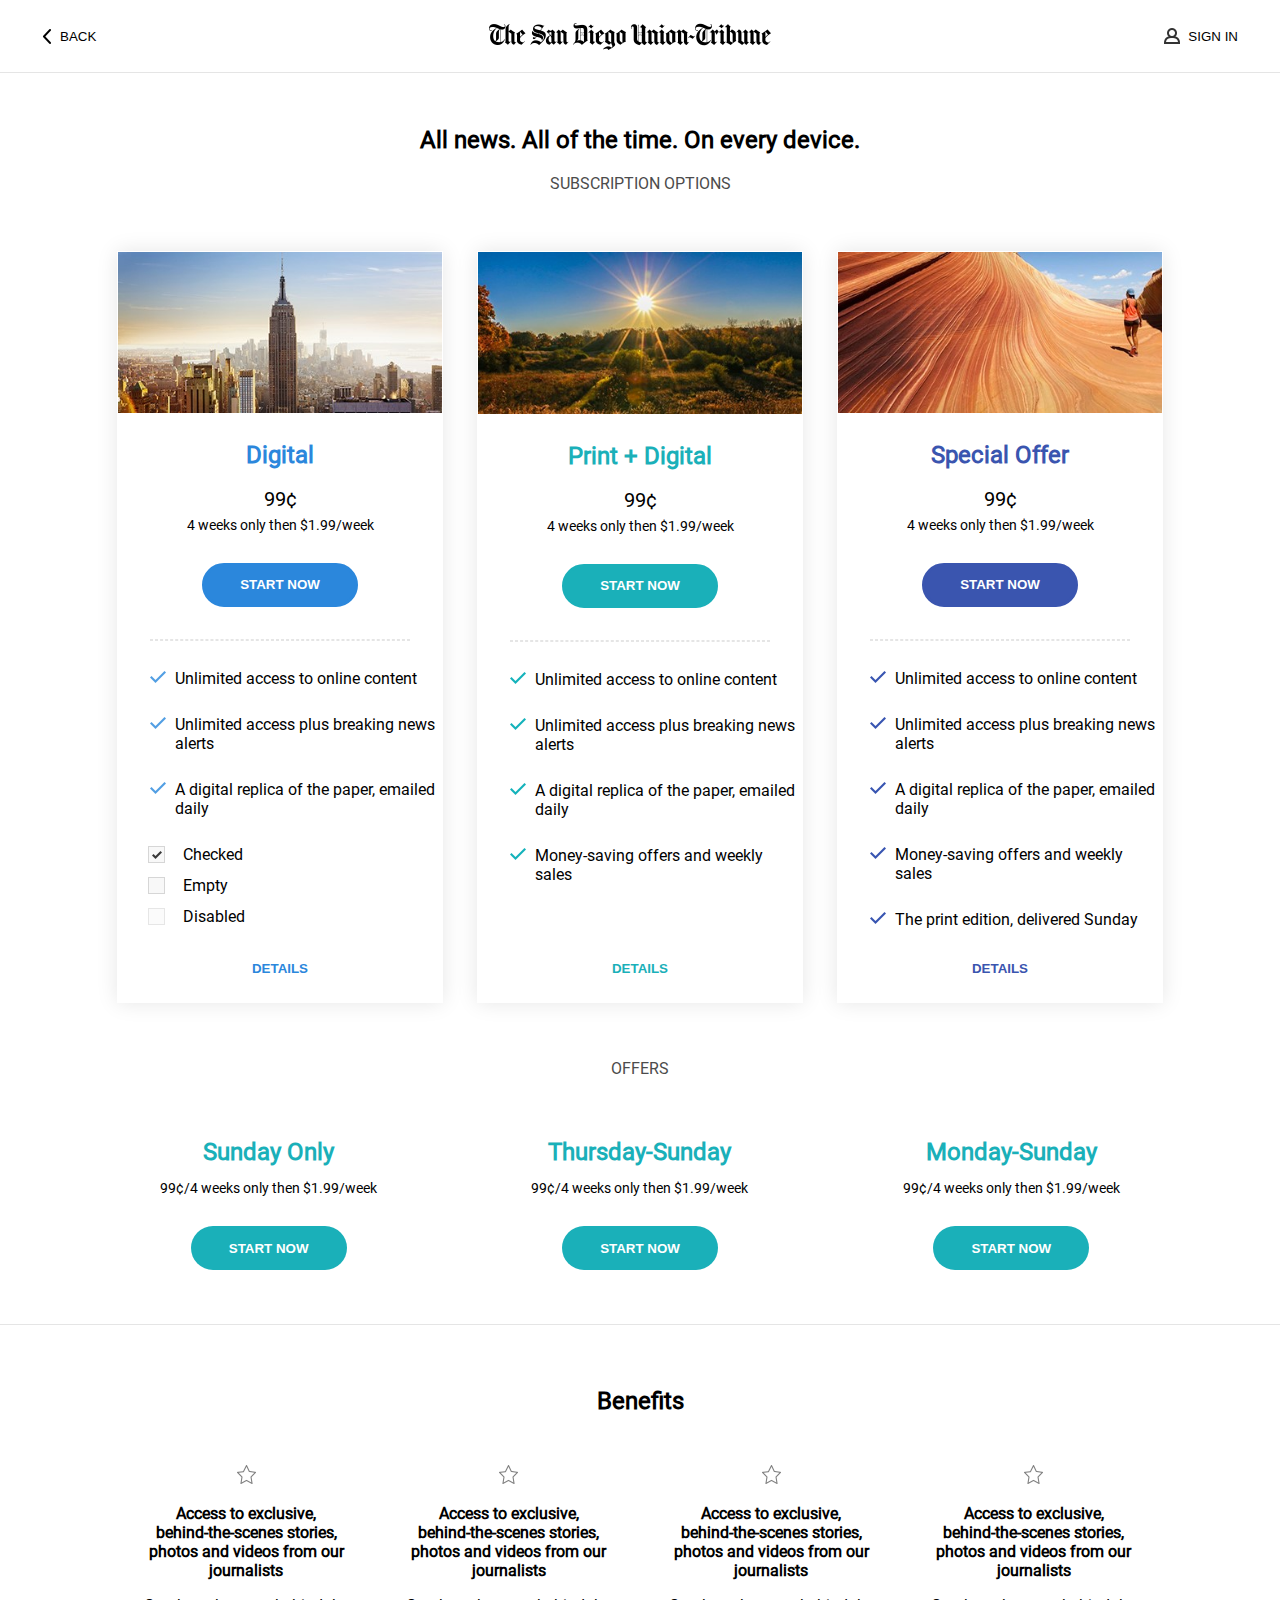
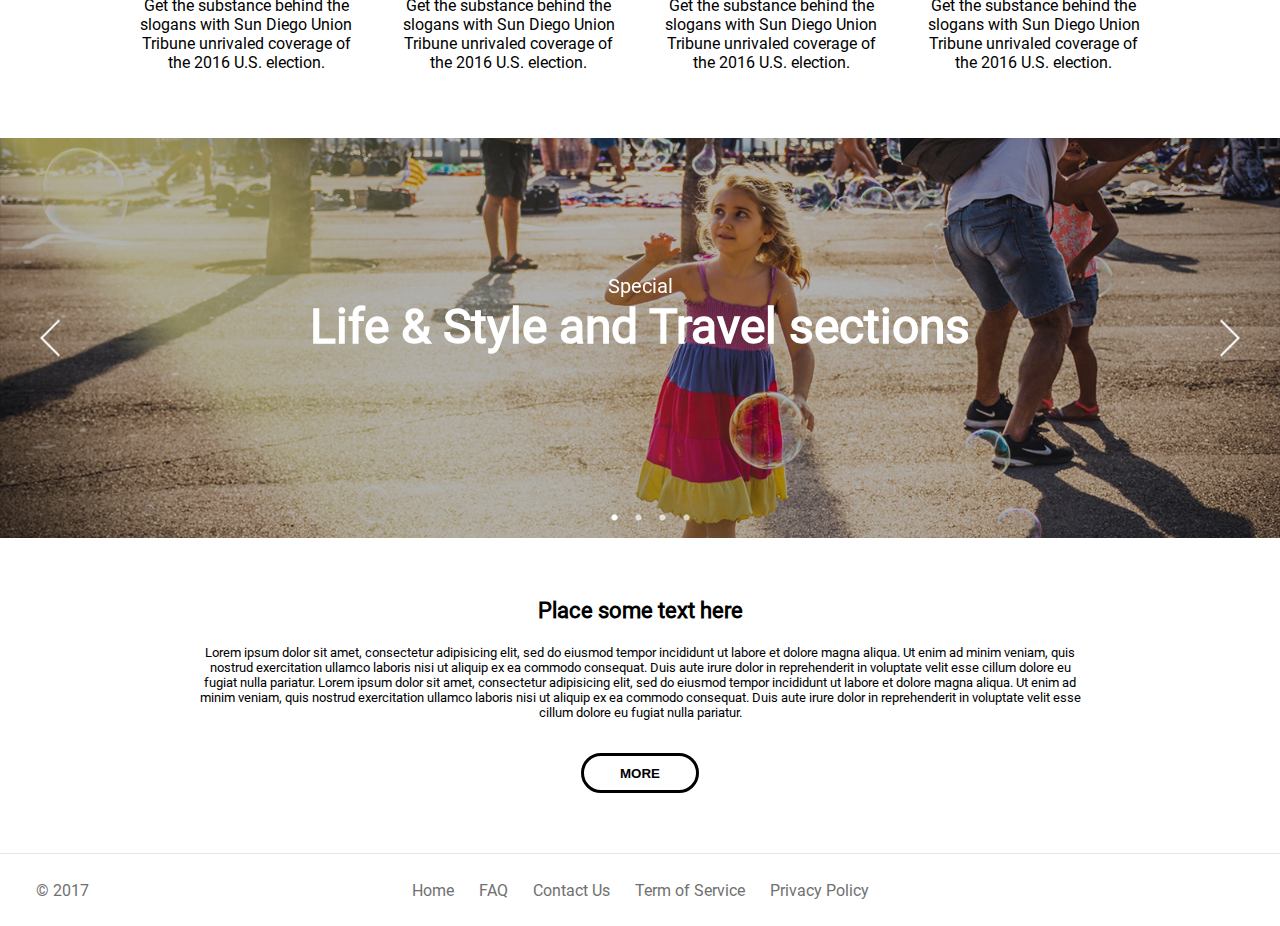
<file: testA/index.html>
<!DOCTYPE html>
<html lang="en" dir="ltr">
  <head>
    <meta charset="utf-8">
    <meta name="viewport" content="width=device-width, initial-scale=1">
    <link rel="stylesheet" href="style.css">
    <link rel="stylesheet" type="text/css" href="slick/slick.css"/>
    <link rel="stylesheet" type="text/css" href="slick/slick-theme.css"/>
    <script src="https://ajax.googleapis.com/ajax/libs/jquery/3.4.1/jquery.min.js"></script>
    <title>Test A</title>
  </head>
  <body>

    <header>
      <button class="back-btn" type="button" name="button"><img src="images/back.png" alt="return back">BACK</button>
      <img src="images/logo.png" alt="logo">
      <button class="sign-in-btn" type="button" name="button"><img src="images/sign-in.png" alt="sign in">SIGN IN</button>
    </header>

    <div class="options">
      <h2>All news. All of the time. On every device.</h2>
      <p class="block-heading">subscription options</p>
      <div class="packages-container">
        <div class="package package1">
          <img src="images/package-back1.jpg" alt="">
          <h3>Digital</h3>
          <p class="price">99¢</p>
          <p class="description">4 weeks only then $1.99/week</p>
          <button class="start" type="button" name="button">START NOW</button>
          <hr>
          <ul>
            <li>Unlimited access to online content</li>
            <li>Unlimited access plus breaking news alerts</li>
            <li>A digital replica of the paper, emailed daily</li>
          </ul>
          <div class="checkbox-container">
            <label class="checkbox">
              <input type="checkbox" name="" value="" checked>
              <div class="checkbox-text">Checked</div>
            </label>
            <label class="checkbox">
              <input type="checkbox" name="" value="">
              <div class="checkbox-text">Empty</div>
            </label>
            <label class="checkbox">
              <input type="checkbox" name="" value="" disabled>
              <div class="checkbox-text">Disabled</div>
            </label>
          </div>
          <button class="details" type="button" name="button">DETAILS</button>
        </div>
        <div class="package package2">
          <img src="images/package-back2.jpg" alt="">
          <h3>Print + Digital</h3>
          <p class="price">99¢</p>
          <p class="description">4 weeks only then $1.99/week</p>
          <button class="start" type="button" name="button">START NOW</button>
          <hr>
          <ul>
            <li>Unlimited access to online content</li>
            <li>Unlimited access plus breaking news alerts</li>
            <li>A digital replica of the paper, emailed daily</li>
            <li>Money-saving offers and weekly sales</li>
          </ul>
          <button class="details" type="button" name="button">DETAILS</button>
        </div>
        <div class="package package3">
          <img src="images/package-back3.jpg" alt="">
          <h3>Special Offer</h3>
          <p class="price">99¢</p>
          <p class="description">4 weeks only then $1.99/week</p>
          <button class="start" type="button" name="button">START NOW</button>
          <hr>
          <ul>
            <li>Unlimited access to online content</li>
            <li>Unlimited access plus breaking news alerts</li>
            <li>A digital replica of the paper, emailed daily</li>
            <li>Money-saving offers and weekly sales</li>
            <li>The print edition, delivered Sunday</li>
          </ul>
          <button class="details" type="button" name="button">DETAILS</button>
        </div>
      </div>
      <p class="block-heading">offers</p>
      <div class="offer-container">
        <div class="offer">
          <h3>Sunday Only</h3>
          <p class="description">99¢/4 weeks only then $1.99/week</p>
          <button class="start" type="button" name="button">START NOW</button>
        </div>
        <div class="offer offer2">
          <h3>Thursday-Sunday</h3>
          <p class="description">99¢/4 weeks only then $1.99/week</p>
          <button class="start" type="button" name="button">START NOW</button>
        </div>
        <div class="offer">
          <h3>Monday-Sunday</h3>
          <p class="description">99¢/4 weeks only then $1.99/week</p>
          <button class="start" type="button" name="button">START NOW</button>
        </div>
      </div>
    </div>
    <!-- BENEFITS -->
    <div class="benefits">
      <h2>Benefits</h2>
        <div class="benefits-container">
          <div class="benefit">
            <img src="images/star.png" alt="">
            <p class="benefit-head">Access to exclusive,<br> behind-the-scenes stories, photos and videos from our journalists</p>
            <p>Get the substance behind the slogans with Sun Diego Union Tribune unrivaled coverage of the 2016 U.S. election.</p>
          </div>
          <div class="benefit">
            <img src="images/star.png" alt="">
            <p class="benefit-head">Access to exclusive,<br> behind-the-scenes stories, photos and videos from our journalists</p>
            <p>Get the substance behind the slogans with Sun Diego Union Tribune unrivaled coverage of the 2016 U.S. election.</p>
          </div>
          <div class="benefit">
            <img src="images/star.png" alt="">
            <p class="benefit-head">Access to exclusive,<br> behind-the-scenes stories, photos and videos from our journalists</p>
            <p>Get the substance behind the slogans with Sun Diego Union Tribune unrivaled coverage of the 2016 U.S. election.</p>
          </div>
          <div class="benefit benefit4">
            <img src="images/star.png" alt="">
            <p class="benefit-head">Access to exclusive,<br> behind-the-scenes stories, photos and videos from our journalists</p>
            <p>Get the substance behind the slogans with Sun Diego Union Tribune unrivaled coverage of the 2016 U.S. election.</p>
          </div>
        </div>
    </div>

    <div class="slider">
      <div class="slide">
        <img class="slide-img" src="images/slide1.jpg" alt="">
        <div class="text">
          <p class="special">Special</p>
          <p>Life & Style and Travel sections</p>
        </div>
      </div>
      <div class="slide">
        <img class="slide-img" src="images/slide1.jpg" alt="">
        <div class="text">
          <p class="special">Special</p>
          <p>Life & Style and Travel sections</p>
        </div>
      </div>
      <div class="slide">
        <img class="slide-img"  src="images/slide1.jpg" alt="">
        <div class="text">
          <p class="special">Special</p>
          <p>Life & Style and Travel sections</p>
        </div>
      </div>
      <div>
        <img class="slide-img" src="images/slide1.jpg" alt="">
        <div class="text">
          <p>Special</p>
          <p>Life & Style and Travel sections</p>
        </div>
      </div>
    </div>
    <div class="block">
      <p class="block-head">Place some text here</p>
      <p>Lorem ipsum dolor sit amet, consectetur adipisicing elit, sed do eiusmod tempor incididunt ut labore et dolore magna aliqua. Ut enim ad minim veniam, quis nostrud exercitation ullamco laboris nisi ut aliquip ex ea commodo consequat. Duis aute irure dolor in reprehenderit in voluptate velit esse cillum dolore eu fugiat nulla pariatur. Lorem ipsum dolor sit amet, consectetur adipisicing elit, sed do eiusmod tempor incididunt ut labore et dolore magna aliqua. Ut enim ad minim veniam, quis nostrud exercitation ullamco laboris nisi ut aliquip ex ea commodo consequat. Duis aute irure dolor in reprehenderit in voluptate velit esse cillum dolore eu fugiat nulla pariatur. </p>
      <button class="more" type="button" name="button">MORE</button>
    </div>
    <footer>
      <p class="copyright">© 2017</p>
      <div class="links">
        <a href="#">Home</a>
        <a href="#">FAQ</a>
        <a href="#">Contact Us</a>
        <a href="#">Term of Service</a>
        <a href="#" style="margin-right: 0">Privacy Policy</a>
      </div>
    </footer>
    <script src="script.js"></script>
    <script type="text/javascript" src="slick/slick.min.js"></script>
  </body>
</html>
</file>
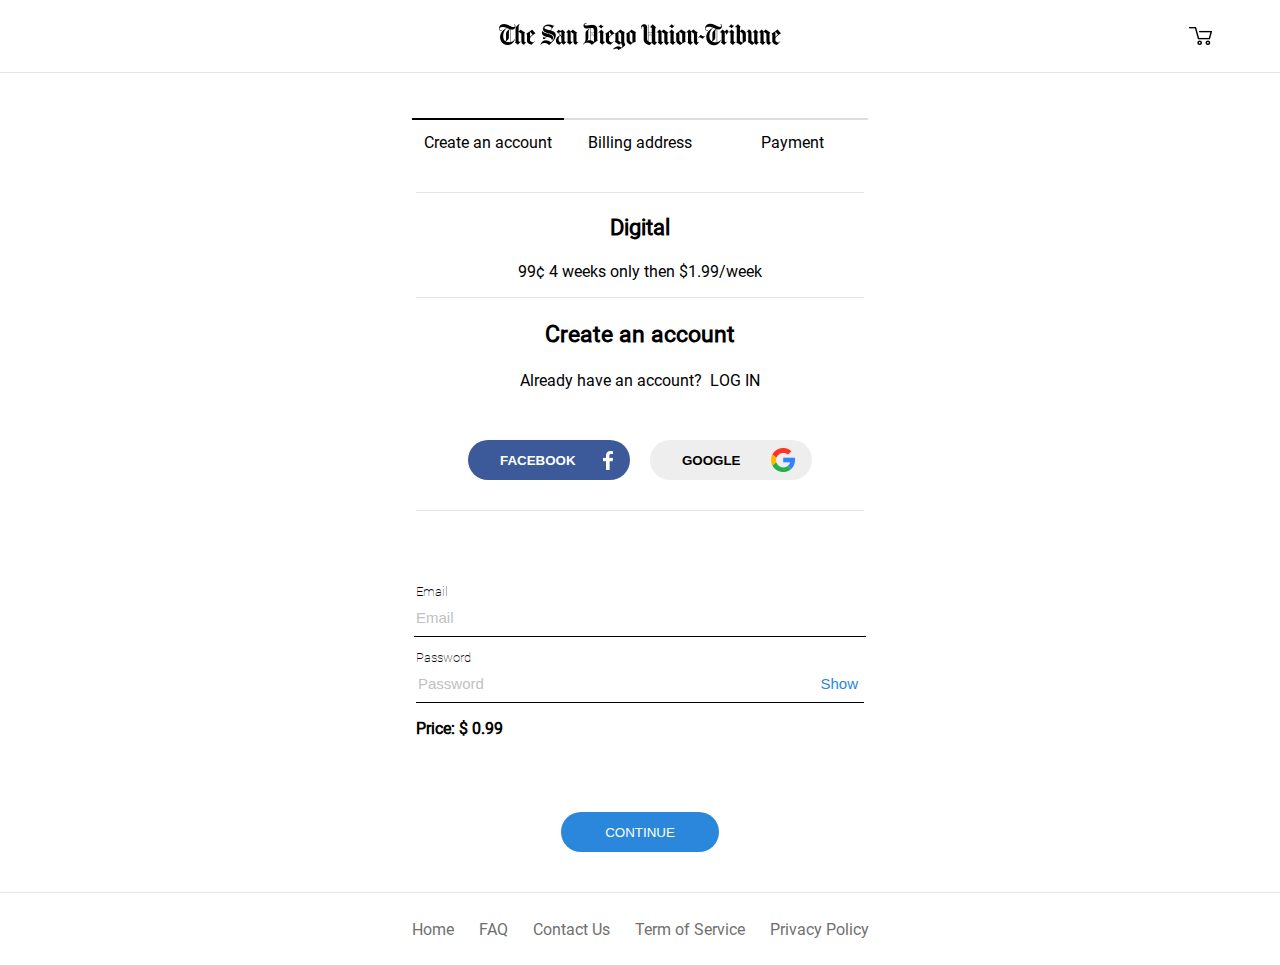
<file: testB/index.html>
<!DOCTYPE html>
<html lang="en" dir="ltr">
  <head>
    <meta charset="utf-8">
    <meta name="viewport" content="width=device-width, initial-scale=1">
    <title>Test B</title>
    <link rel="stylesheet" href="style-form.css">
    <script src="https://ajax.googleapis.com/ajax/libs/jquery/2.1.1/jquery.min.js"></script>
    <script src="ajax.js"></script>
  </head>
  <body>
      <header>
        <img class="logo" src="images/logo.png" alt="logo">
        <button type="button" name="button" class="busket"><img src="images/busket.png" alt="Busket"></button>
      </header>
      <div class="sidebar">
        <div class="sidebar-header">
          <p>Your order</p>
        </div>
        <p style="font-weight: bold; font-size: 20px;">Digital Access</p>
        <p>Unlimited access to website, and the smartphone and tablet apps.</p>
        <p class="price">$0.99</p>
        <p>Sales tax may apply.</p>
        <p style="font-weight: bold;">Total: $0.99</p>
      </div>
      <div class="main">
        <div class="progressBar">
      <ul class="progressBar">
        <li class="active">Create an account</li>
        <li >Billing address</li>
        <li>Payment</li>
      </ul>
    </div>
        <div class="package-type">
          <p style="font-weight: bold; font-size:22px;">Digital</p>
          <p>99¢ 4 weeks only then $1.99/week</p>
        </div>
        <div class="sign-up">
          <p style="font-weight: bold; font-size:23px;">Create an account</p>
          <div class="log-in">
            <div class="have-acc">
              <p>Already have an account?</p>
              <a href="#">LOG IN</a>
            </div>
            <div class="log-in-btn">
              <button class="facebook" type="button" name="button">FACEBOOK <img src="images/facebook.png" alt="Facebook"></button>
              <button class="google" type="button" name="button">GOOGLE <img src="images/google.png" alt="Google"></button>
            </div>
          </div>
          <form action="form.php" id="ajax_form" method="post">
            <p class="label">Email</p>
            <input class="email" type="email" name="email" value="" placeholder="Email">
            <p class="label">Password</p>
            <div class="password">
              <input class="my-password" type="password" name="password" placeholder="Password">
              <button class="show-pass" type="button" name="button">Show</button>
            </div>
            <p class="total-price">Price: $ 0.99</p>
            <button class="continue trigger" id="continue" type="button" name="button">CONTINUE</button>
          </form>
        </div>
      </div>
      <div class="modal">
        <div class="content">
          <button type="button" name="button" class="close-button"><img src="images/cancel.png" alt="Close"></button>
          <div id="result_form">
          </div>
        </div>
      </div>
      <footer>
        <div class="links">
          <a href="#">Home</a>
          <a href="#">FAQ</a>
          <a href="#">Contact Us</a>
          <a href="#">Term of Service</a>
          <a href="#" style="margin-right: 0">Privacy Policy</a>
        </div>
      </footer>
      <script src="script.js"></script>

  </body>
</html>
</file>
<file: testA/style.css>
@font-face {
  font-family: "Roboto";
  src: url(fonts/Roboto-Regular.ttf);
}
body{
  margin: 0;
  font-family: "Roboto";
}
button{
  outline: none;
  cursor: pointer;
  border: none;
}

/* ------------------HEADER------------------ */
header{
  width: 100%;
  height: 72px;
  display: flex;
  justify-content: space-between;
  align-items: center;
  border-bottom: 1px solid #e5e5e5;
  position: fixed;
  top: 0;
  background: #fff;
  z-index: 10;
}
header button{
  background-color: transparent;
  display: flex;
  align-items: center;
}
header button img{
  margin-right: 8px;
}
.back-btn{
  margin-left: 36px;
}
.sign-in-btn{
  margin-right: 36px;
}

/* ------------------PACKAGES AND OPTIONS------------------ */
.options{
  text-align: center;
  border-bottom: 1px solid #e5e5e5;
}
h2{
  margin: 126px 0 20px 0;
}
.block-heading{
  margin: 0 0 58px 0;
  color: #4c4c4c;
  text-transform: uppercase;
}
.packages-container{
  display: flex;
  justify-content: center;
  margin: 0 100px 56px 100px;
}
.package{
  width: 30%;
  height: 750px;
  box-shadow: 0 0 20px rgba(0,0,0,0.1);
  position: relative;
  border: 1px solid transparent;;
  cursor: pointer;
}
.package img{
  width: 100%;
  margin-bottom: 24px;
}
.package h3{
  color: #2b87dc;
  font-size: 24px;
  margin: 0;
}
.price{
  font-size: 20px;
  margin: 18px 0 6px 0;
}
.description{
  font-size: 14px;
  margin: 0;
}
.start{
  background: #2b87dc;
  border-radius: 40px;
  width: 156px;
  height: 44px;
  border: none;
  color: #fff;
  margin-top: 30px;
  border: 3px solid #2b87dc;
  font-weight: bold;
  cursor: pointer;
  outline: none;
}
hr{
  border: 1px dashed #e5e5e5;
  margin: 32px 32px 0 32px;
}
ul{
  text-align: left;
  padding: 0;
  margin: 28px 0 0 32px;
}
.package li{
  list-style: none;
  background: url(images/tick.png) no-repeat;
  padding-left: 25px;
  margin-bottom: 27px;
}
/* ------------------CHECHBOXES------------------ */
.checkbox-container{
  display: flex;
  flex-direction: column;
  text-align: left;
  margin: 0 0 0 30px;
}
.checkbox{
  margin-bottom: 12px;
}
 .checkbox input{
	position: absolute;
	z-index: -1;
	opacity: 0;
	margin: 10px 0 0 20px;
}
 .checkbox-text{
	position: relative;
	padding: 0 0 0 35px;
	cursor: pointer;
  color: #000;
  display: flex;
  align-items: center;
}
.checkbox-text:before {
	content: '';
	position: absolute;
	left: 0;
	width: 15px;
	height: 15px;
  border: 1px solid #d6d6d6;
	background: #f8f8f8;
}
.checkbox input:checked + .checkbox-text:after {
  content: url(images/checkbox-tick.png);
  position: absolute;
  left: 4px;
  bottom: 1px;
}
.checkbox input:disabled + .checkbox-text:before{
  background: #fbfbfb;
  border: 1px solid #e6e6e6;
}
.details{
  border: none;
  background: transparent;
  color: #2b87dc;
  outline: none;
  cursor: pointer;
  font-weight: bold;
  position: absolute;
  bottom: 25px;
  left: 50%;
  transform: translateX(-50%);
}
.package2{
  margin: 0 34px 0 34px;
}
.package2 h3{
  color: #1ab0b9;
}
.package2 .start{
  background: #1ab0b9;
  border: 3px solid #1ab0b9;
}
.package2 li{
  background: url(images/tick2.png) no-repeat;
}
.package2 .details{
  color: #1ab0b9;
}
.package3 h3{
  color: #3a55af;
}
.package3 .start{
  background: #3a55af;
  border: 3px solid #3a55af;
}
.package3 li{
  background: url(images/tick3.png) no-repeat;
}
.package3 .details{
  color: #3a55af;
}


/* ------------------OFFERS------------------ */

.offer-container{
  display: flex;
  justify-content: center;
  align-items: center;
  margin: -22px 100px 54px 100px;
}
.offer{
  width: 400px;
}
.offer2{
  margin: 0 34px 0 34px;
}
.offer h3{
  color: #1ab0b9;
  font-size: 24px;
  margin-bottom: 14px;
}
.offer .start{
  background: #1ab0b9;
  border: none;
}

/* ------------------BENEFITS------------------ */

.benefits{
  text-align: center;
  margin-bottom: 50px;
}
.benefits h2{
  margin-top: 62px;
}
.benefits-container{
  display: flex;
  justify-content: center;
  margin: 50px 140px 0 140px;
}
.benefit{
  width: 23%;
  margin-right: 50px;
}
.benefit-head{
  font-weight: bold;
}
.benefit4{
  margin-right: 0;
}
/* ------------------SLIDER------------------ */

.prev,
.next {
  position: absolute;
  z-index: 1;
  cursor: pointer;
  top: 50%;
  transform: translateY(-50%);
}
.prev{
  left: 40px;
}
.next {
  right: 40px;
}
.text{
  position: absolute;
  top: 50%;
  transform: translateY(-50%);
  width: 100vw;
  text-align: center;
  color: #fff;
  font-size: 48px;
  font-weight: bold;
}
.special{
  font-size: 20px;
  font-weight: normal;
  margin: 0;
}
.text p{
  margin-top: 0;
}
.slide-img{
  margin-left: auto;
  margin-right: auto;
  width: 100%;
}
/* ------------------BLOCK WITH SOME TEXT------------------ */
.block{
  text-align: center;
  width: 70%;
  margin: 60px auto 60px auto;
  font-size: 13px;
}
.block-head{
  font-weight: bold;
  font-size: 22px;
  color: #000;
}
.more{
  background: transparent;
  border: 3px solid #000;
  outline: none;
  cursor: pointer;
  color: #000;
  font-weight: bold;
  width: 118px;
  height: 40px;
  border-radius: 50px;
  margin-top: 20px;
}

/* ------------------FOOTER------------------ */

footer{
  height: 72px;
  display: flex;
  align-items: center;
  border-top: 1px solid #e5e5e5;
  position: relative;
}
.copyright{
  position: absolute;
  margin: 0 0 0 36px;
  color: #707070;
}
.links{
  position: absolute;
  left: 50%;
  transform: translateX(-50%);
}
.links a{
  text-decoration: none;
  color: #707070;
  margin-right: 21px;
}
.links a:hover{
  text-decoration: underline;
}

@media screen and (min-width:320px) and (max-width:767px){
  header img{
    width: 50%;
    margin: 0 10px 0 10px;
  }
  .back-btn{
    margin-left: 0;
    font-size: 10px;
    width: 80px;
  }
  .sign-in-btn{
    margin-left: 10px;
    font-size: 10px;
    width: 80px;
    margin: 0;
  }
  header button img{
    width: 10px;
    height: 10px;
    margin-right: 5px;
  }
  footer{
    height: 140px;
    flex-direction: row-reverse;
    justify-content: space-between;
  }
  footer .links{
    display: flex;
    flex-direction: column;
    position: absolute;
    left: 80px;
  }
  .copyright{
    bottom: 22px;
    right: 15px;
  }

  .benefits{
    text-align: center;
    margin: 0 10px 50px 10px;
  }
  .benefits h2{
    margin-bottom: -20px;
  }
  .benefits-container{
    flex-direction: column;
    align-items: center;
    margin: 50px 0 0 0;
  }
  .benefit{
    width: 100%;
    margin-right: 0;
  }

  .packages-container{
    flex-direction: column;
    margin: 0 10px 0 10px;
    align-items: center;
  }
  .package{
    width: 90%;
    margin-bottom: 20px;
    height: 650px;
  }
  .package h3{
    font-size: 20px;
  }
  .price{
    font-size: 16px;
  }
  .start{
    width: 120px;
    height: 34px;
    margin-bottom: -15px;
  }
  ul{
    font-size: 14px;
    margin-bottom: 20px;
  }
  .checkbox-container{
    margin-bottom: 0;
    position: absolute;
  }
  .checkbox-text{
     font-size: 14px;
   }

  .package li{
     margin-bottom: 10px;
     margin-right: 5px;
   }
  .package2{
     margin: 0 0 20px 0;
   }
  .package3{
     margin-bottom: 40px;
   }
  .offer-container{
    flex-direction: column;
  }
  .offer{
    margin-bottom: 20px;
    width: 300px;
  }
  .offer2{
    margin: 0 0 20px 0;
  }
  .offer h3{
    font-size: 18px;
  }
  .offer .start{
    width: 120px;
    height: 24px;
    margin-top: 10px;
  }
  .prev, .next{
    visibility: hidden;
  }
  .text{
    font-size: 30px;
  }
  .special{
    font-size: 18px;
  }
  .slick-dots{
    bottom: -30px;
  }

}
@media screen and (min-width:425px) and (max-width:550px){
  .package{
    height: 700px;
  }
}
@media screen and (min-width:551px) and (max-width:659px){
  .package{
    height: 730px;
  }
}
@media screen and (min-width:660px) and (max-width:767px){
  .package{
    height: 780px;
  }
}

@media screen and (min-width:768px) and (max-width:1023px){
  .packages-container{
    margin-left: 20px;
    margin-right: 20px;
  }
  .package li{
    /* font-size: 14px; */
  }
  .package2{
    margin: 0 15px 0 15px;
  }
  .offer-container h3{
    font-size: 20px;
  }
  .benefits-container{
    flex-direction: column;
    align-items: center;
  }
  .benefit{
    margin: 0;
    width: 100%;
  }
  .prev, .next{
    visibility: hidden;
  }
  .links{
    width: 60%;
  }
}
@media screen and (min-width:1024px){
  .package:hover{
    background: #f8f8f8;
    box-shadow: none;
    border: 1px solid #e5e5e5;
    transition: 0.1s;
  }

  .package1 .start:hover {
    background: transparent;
    color: #2b87dc;
  }
  .package2 .start:hover{
    background: transparent;

    color: #1ab0b9;
  }
  .package3 .start:hover{
    background: transparent;
    color: #3a55af;
  }
}
@media screen and (min-width:1440px){
  .package{
    height: 900px;
  }


}
</file>
<file: testB/style-form.css>
@font-face {
  font-family: "Roboto";
  src: url(fonts/Roboto-Regular.ttf);
}
@font-face {
  font-family: "Roboto-Thin";
  src: url(fonts/Roboto-Thin.ttf);
}
body{
  margin: 0;
  font-family: "Roboto";
  height: 100%;
  position: relative;
}
button{
  outline: none;
  cursor: pointer;
  border: none;
}
/* HEADER */
header{
  height: 72px;
  border-bottom: 1px solid #e5e5e5;
  display: flex;
  justify-content: center;
  align-items: center;
}
header button{
  position: absolute;
  right: 58px;
  background: transparent;
  z-index: 5;
  width: 40px;
  height: 40px;
  border-radius: 50%;
}
header button img{
  margin-left: -3px;
  margin-bottom: -2px;
}
header button:hover{
  background: #eeeeee;
}
/* BUSKET SIDEBAR */
.sidebar{
  width: 18%;
  min-height: 100%;
  background: #f0f0f0;
  position: absolute;
  right: 0;
  top: 0;
  bottom: 0;
  padding: 0 58px 0 58px;
  z-index: 3;
}
.sidebar-header{
  height: 72px;
  border-bottom: 1px solid #e5e5e5;
  display: flex;
  justify-content: space-between;
  align-items: center;
}
.sidebar-header img{
  display: none;
}
.sidebar-header p{
  font-size: 24px;
}
.sidebar .price{
  margin-top: -16px;
}
/* PROGRESS-BAR */
.progressBar {
  width: 60%;
  padding: 0;
  display: flex;
  justify-content: center;
  margin: 30px 0 20px 0;
}
.progressBar li {
    list-style-type: none;
    float: left;
    width: 33%;
    position: relative;
    text-align: center;
}

 .progressBar li:after {
    content: "";
    position: absolute;
    width: 100%;
    height: 2px;
    background-color: #ddd;
    top: 0;
    left: 0;
    z-index: -1;
    margin-top: -15px;
}

.progressBar li:first-child:after {
    content: "";
    background-color: #000;
}

/* MAIN BLOCK */
.main{
  text-align: center;
  display: flex;
  flex-direction: column;
  align-items: center;

}
.package-type{
  width: 35%;
  border-top: 1px solid #e5e5e5;
  border-bottom: 1px solid #e5e5e5;
}
.sign-up{
  width: 35%;
  text-align: center;
}
.sign-up-heading{
  font-size: 28px;
  margin: 0;
}
.have-acc{
  display: flex;
  justify-content: center;
}
.have-acc p{
  margin: 0;
}
.have-acc a{
  text-decoration: none;
  color: #000;
  margin-left: 8px;
}
.have-acc a:hover{
  text-decoration: underline;
}
/* GOOGLE & FACEBOOK BUTTONS */
.log-in-btn{
  display: flex;
  justify-content: center;
  margin-top: 50px;
}
.facebook, .google{
  width: 162px;
  height: 40px;
  border-radius: 50px;
  font-weight: bold;
  display: flex;
  align-items: center;
  padding: 0 15px 0 30px;
  justify-content: space-between;
  border: 2px solid transparent;
}
.facebook{
  background: #3c5a99;
  color: #fff;
  margin-right: 10px;
}
.google{
  background: #eeeeee;
  color: #000;
  margin-left: 10px;
}
.facebook:hover{
  border: 2px solid #2d4373;
}
.google:hover{
  border: 2px solid #828282;
}
/* FORM */
form{
  border-top: 1px solid #e5e5e5;
  margin-top: 30px;
  padding-top: 60px;
  display: flex;
  flex-direction: column;
  align-items: center;
}
input{
  padding-bottom: 10px;
  font-size: 15px;
  outline: none;
}
.show-pass{
  border: none;
  background: transparent;
}
.password{
  border-bottom: 1px solid #000;
  display: flex;
  justify-content: space-between;
  width: 100%;
}
.password input{
  width: 90%;
  border: none;
  outline: none;
}
.email{
  border: none;
  border-bottom: 1px solid #000;
  width: 100%;
}
form p{
  width: 100%;
  text-align: left;
}
.label{
  font-size: 13px;
  font-family: "Roboto-Thin";
  margin-bottom: 9px;
}
input::placeholder{
  color: #c1c1c1;
  font-size: 15px;
}
input:focus::-webkit-input-placeholder { color:transparent; }
input:-webkit-autofill {
    -webkit-box-shadow: inset 0 0 0 50px #fff !important;
}
.total-price{
  font-weight: bold;
}
.continue{
  width: 158px;
  height: 40px;
  background: #2b87dc;
  color: #fff;
  border-radius: 50px;
  margin-top: 58px;
  margin-bottom: 40px;
  border: 3px solid transparent;
}
.continue:hover{
  background: transparent;
  border-color: #2b87dc;
  color: #2b87dc;
}
.show-pass{
  color: #2b87dc;
  font-size: 15px;
  padding-bottom: 10px;
}
/* FOOTER */
footer{
  height: 72px;
  display: flex;
  align-items: center;
  border-top: 1px solid #e5e5e5;
  position: relative;
}
.links{
  position: absolute;
  left: 50%;
  transform: translateX(-50%);
}
.links a{
  text-decoration: none;
  color: #707070;
  margin-right: 21px;
}
.links a:hover{
  text-decoration: underline;
}
/* MODAL WINDOW */
.modal {
    position: fixed;
    left: 0;
    top: 0;
    width: 100%;
    height: 100%;
    background-color: rgba(0, 0, 0, 0.6);
    opacity: 0;
    z-index: 9;
    visibility: hidden;
    transform: scale(1.1);
    transition: visibility 0s linear 0.25s, opacity 0.25s 0s, transform 0.25s;
}
#result_form{
  text-align: center;
}
.content {
    height: 200px;
    display: flex;
    align-items: center;
    justify-content: center;
    position: absolute;
    top: 50%;
    left: 50%;
    transform: translate(-50%, -50%);
    background-color: white;
    padding: 1rem 1.5rem;
    width: 24rem;
    border-radius: 0.5rem;
}
.close-button {
  position: absolute;
  top: 10px;
  right: 10px;
  background: transparent;

}
.close-button:hover {
    transform: scale(1.1);
}
.show-modal {
    opacity: 1;
    visibility: visible;
    transform: scale(1.0);
    transition: visibility 0s linear 0s, opacity 0.25s 0s, transform 0.25s;
}
@media screen and (min-width:320px) and (max-width:767px){
  /* PROGRESS-BAR */
  .progressBar {
    width: 90%;
  }
  /* HEADER */
  header button{
    right: 10px;
  }
  header img{
    margin-left: 10px;
    width: 70%;
  }
  .logo{
    width: 200px;
  }
  .package-type{
    width: 100%;
  }
  .sign-up{
    width: 95%;
  }
  .content{
    width: 250px;
  }
  /* FOOTER */
  footer{
    height: 100px;
  }
.links{
  display: flex;
  flex-direction: column;
  text-align: center;
}
.links a{
  margin-right: 0;
}
.sidebar{
  width: 100%;
  padding: 0 0 0 0;
}
.sidebar p{
  margin-left: 20px;
}
}
@media screen and (min-width:768px) and (max-width:1023px){
  .sign-up{
    width: 70%;
  }
}
@media screen and (min-width:320px) and (max-width:400px){
  /* HEADER */
header{
  justify-content: flex-start;
}
}
</file>
